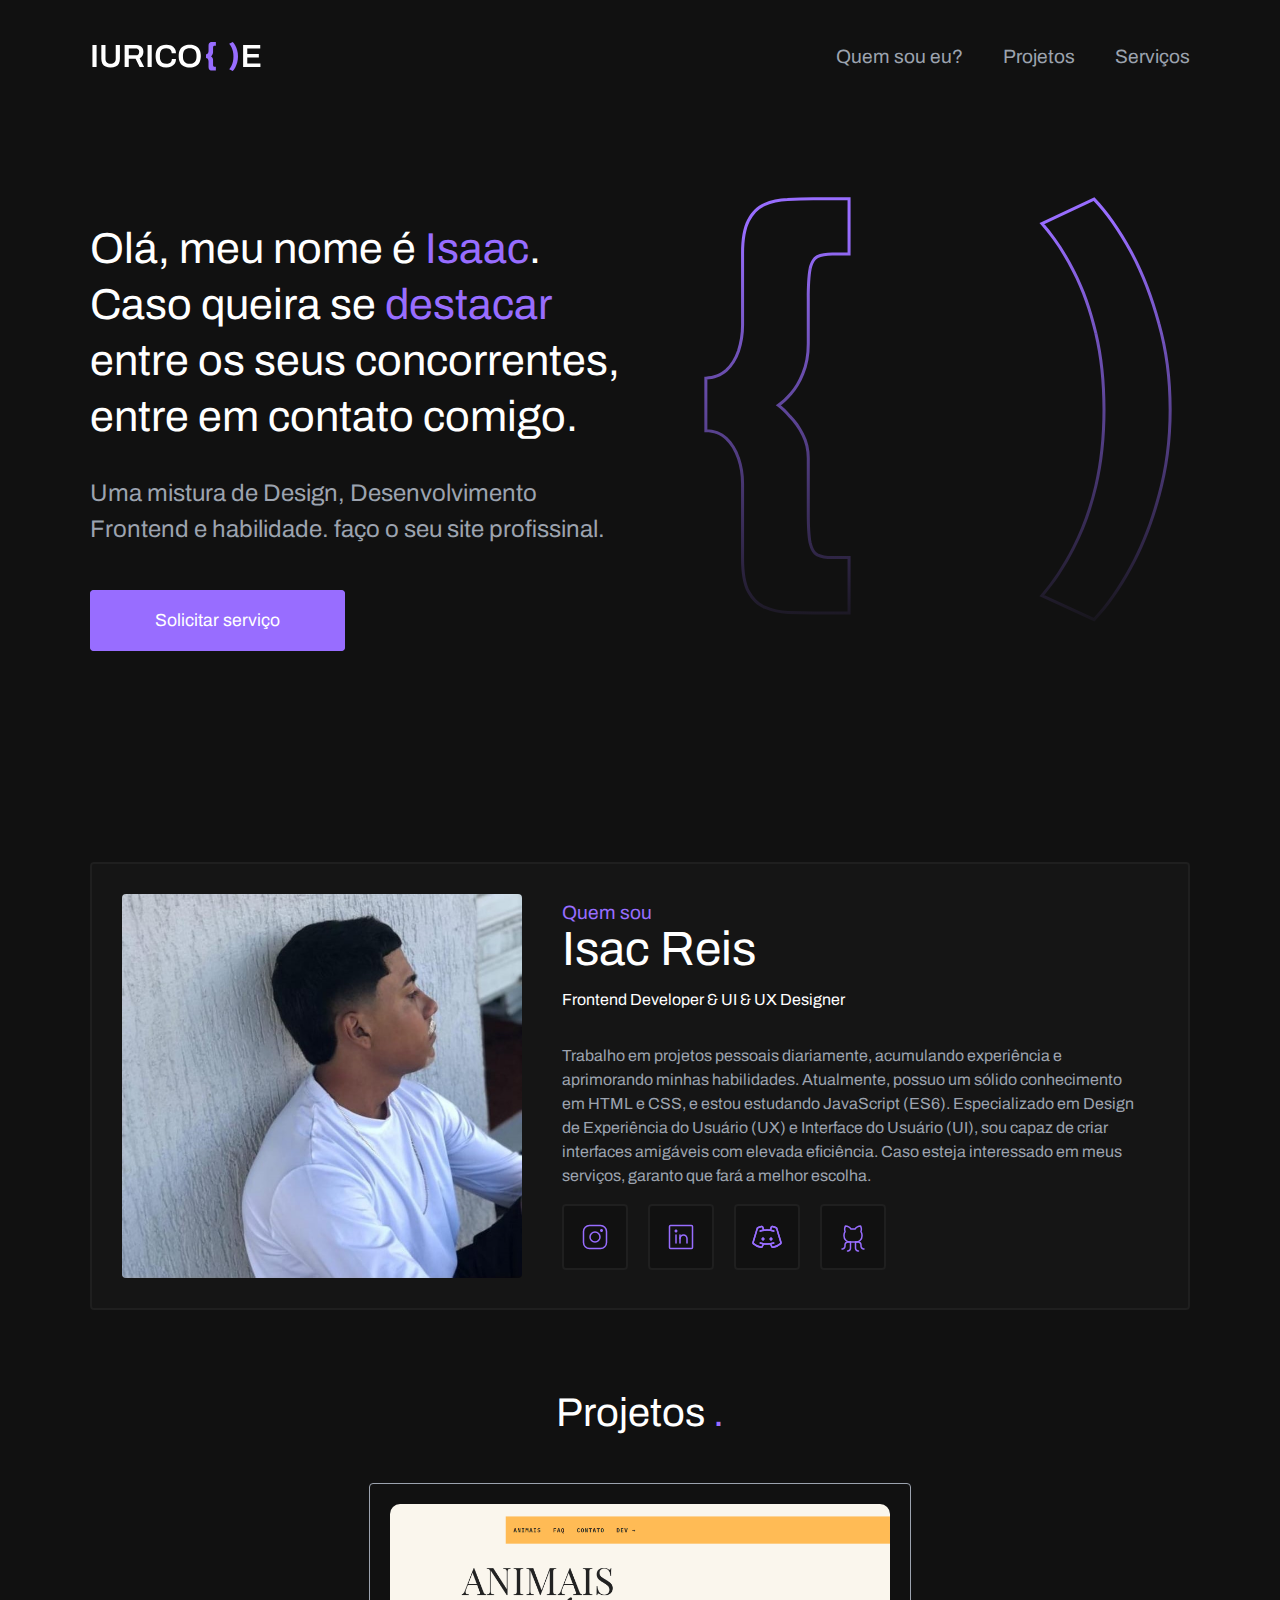
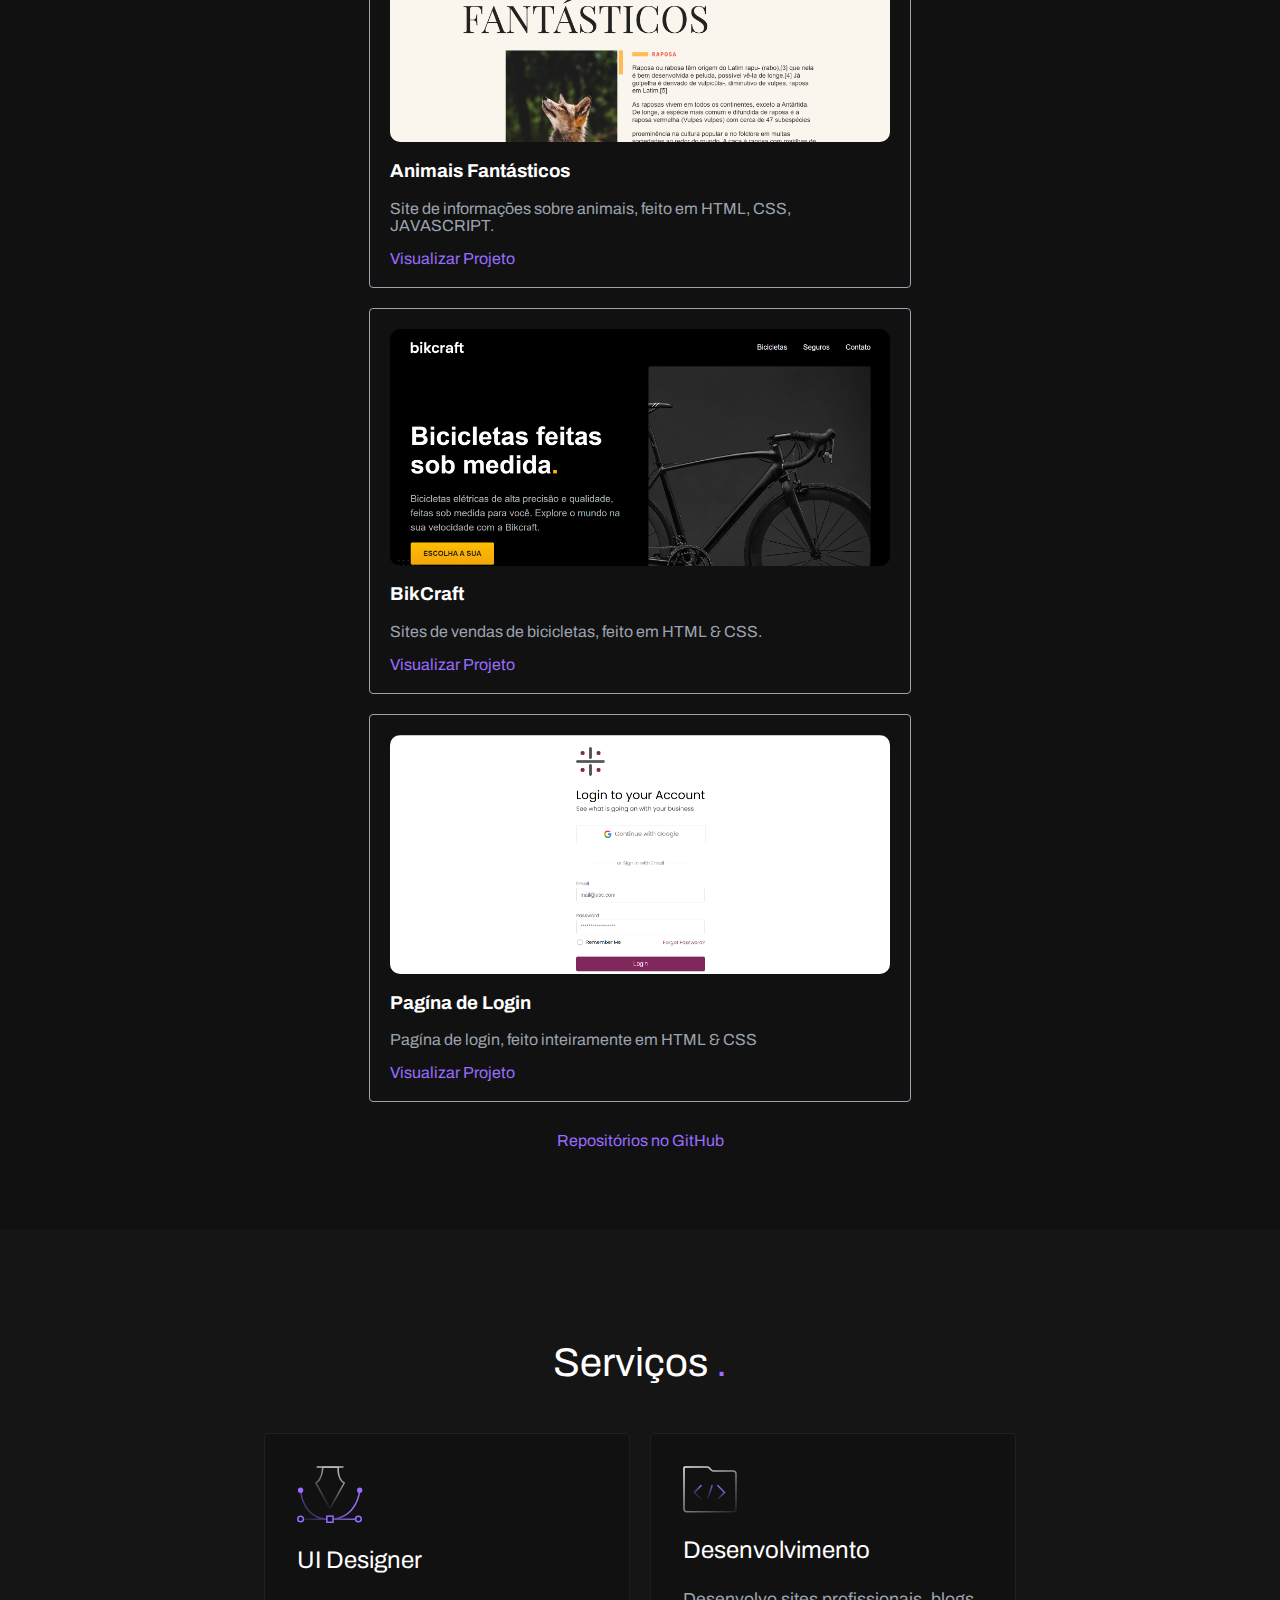
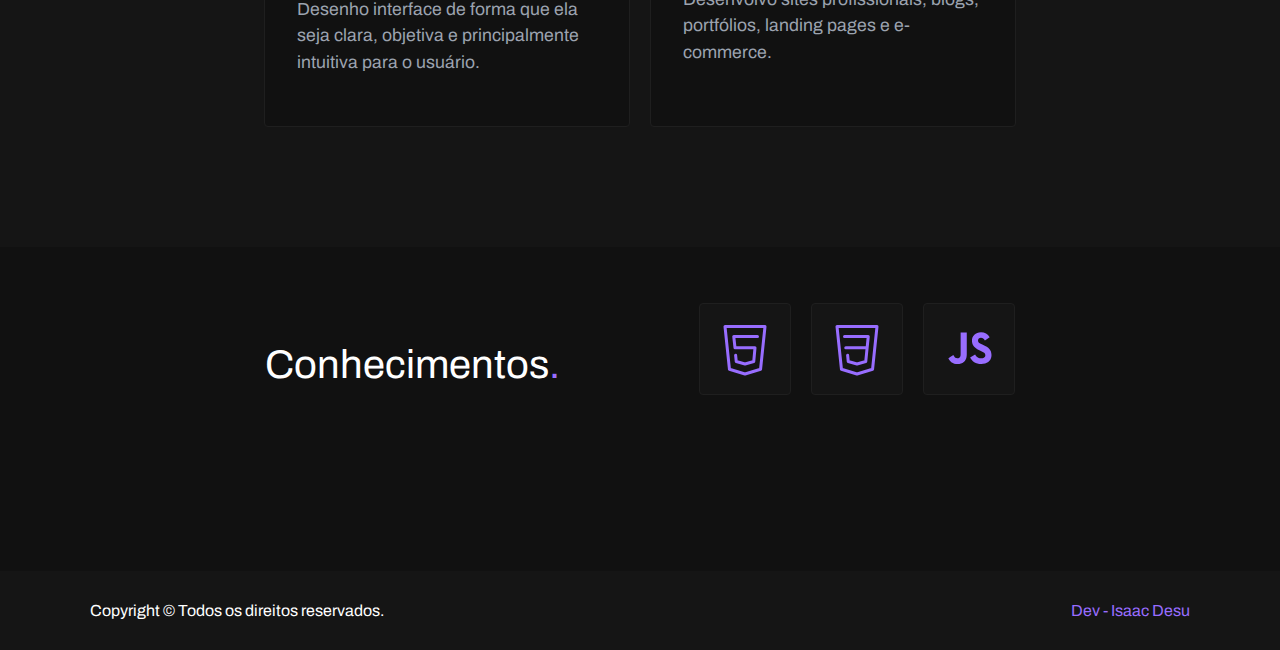
<file: index.html>
<!DOCTYPE html>
<html lang="pt-br">
<head>
    <meta charset="UTF-8">
    <meta name="viewport" content="width=device-width, initial-scale=1.0">
    <link rel="stylesheet" href="css/style.css">
    <title>IsacDesu - Portfólio</title>
</head>
<body>
    <header class="header">

        <nav class="header-container js-menu container">
            <img src="./img/logo.svg" alt="IRF">
            <ul class="menu-list">
                <li><a href="#quemsoueu">Quem sou eu?</a></li>
                <li><a href="#projetos">Projetos</a></li>
                <li><a href="#servicos">Serviços</a></li>
            </ul>
        </nav>

    </header>

    <main class="content container ">
        <section class="content-container container">
            <h1>Olá, meu nome é <span class="roxo">Isaac</span>. Caso queira se <span class="roxo">destacar</span> entre os seus concorrentes, entre em contato comigo<span class="">.</span></h1>
            <p>Uma mistura de Design, Desenvolvimento Frontend e habilidade. faço o seu site profissinal.</p>
            <a href="tel:73982549895" class="button">Solicitar serviço</a>
        </section>

        <section class="section-banner">
            <img src="./img/banner.svg" alt="banner">
        </section>
    </main>

    <section class="what-me" id="quemsoueu">
        <div class="what-me-cotainer container">
            <img class="me-img" src="./img/eu.jpg" alt="Eu">

            <div class="eu-info">
                <span>Quem sou</span>
                <h2>Isac Reis</h2>
                <p class="rule-1">Frontend Developer & UI & UX Designer</p>
                <p class="description-me">Trabalho em projetos pessoais diariamente, acumulando experiência e aprimorando minhas habilidades. Atualmente, possuo um sólido conhecimento em HTML e CSS, e estou estudando JavaScript (ES6). Especializado em Design de Experiência do Usuário (UX) e Interface do Usuário (UI), sou capaz de criar interfaces amigáveis com elevada eficiência. Caso esteja interessado em meus serviços, garanto que fará a melhor escolha.</p>
                <div class="redes-sociais">
                    <a href="https://www.instagram.com/isaac.desu_/"><img src="./img/instagram.svg" alt="instagram"></a>
                    <a href="https://www.linkedin.com/in/isaacdesuka/"><img src="./img/linkedin.svg" alt="linkedin"></a>
                    <a href="https://discord.gg/SGQSJVwH"><img src="./img/discord.svg" alt="discord"></a>
                    <a href="https://github.com/isaacferreiraa"><img src="./img/github.svg" alt="github"></a>
                </div>
            </div>
        </div>
    </section>

    <section class="projetos" id="projetos">
        <h2 class="subtitulo">Projetos<span class="roxo"> .</span></h2>
        <div class="container-projetos container">
            <div class="animais project">
                <img src="./img/animais2.PNG" alt="Animais">
                <h3>Animais Fantásticos</h3>
                <p>Site de informações sobre animais, feito em HTML, CSS, JAVASCRIPT.</p>
                <a href="https://animais-fantasticos-psi.vercel.app/" target="_blank">Visualizar Projeto</a>
            </div>
    
            <div class="bikcraft project">
                <img src="./img/bikcraft2.PNG" alt="bikcraft">
                <h3>BikCraft</h3>
                <p>Sites de vendas de bicicletas, feito em HTML & CSS.</p>
                <a href="https://bikcraft-xi-ruddy.vercel.app/" target="_blank">Visualizar Projeto</a>
            </div>
    
            <div class="login-page project">
                <img src="./img/login1.PNG" alt="login">
                <h3>Pagína de Login</h3>
                <p>Pagína de login, feito inteiramente em HTML & CSS</p>
                <a href="https://login-page-ivory-six.vercel.app/" target="_blank">Visualizar Projeto</a>
            </div>
        </div>
        <p class="repositorios"><a href="https://github.com/isaacferreiraa?tab=repositories">Repositórios no GitHub</a></p>
    </section>

    <section class="servicos" id="servicos">
        <h2 class="subtitulo">Serviços<span class="roxo"> .</span></h2>
        <div class="servicos-container container">

            <div class="servico-item">
                <img src="./img/icon-design.svg" alt="design">
                <h3>UI Designer</h3>
                <p>Desenho interface de forma que ela seja clara, objetiva e principalmente intuitiva para o usuário.</p>
            </div>

            <div class="servico-item">
                <img src="./img/icon-front.svg" alt="front">
                <h3>Desenvolvimento</h3>
                <p>Desenvolvo sites profissionais, blogs, portfólios, landing pages e e-commerce.</p>
            </div>
        </div>
    </section>

    <section class="conhecimento">
        <div class="conhecimento-info">
            <h2 class="subtitulo conhecimento-h2">Conhecimentos<span class="roxo">.</span></h2>
        </div>

        <dl class="tecnologias">
            <dt><img src="./img/html.svg" alt="html"></dt>
            <dt><img src="./img/css.svg" alt="css"></dt>
            <dt><img src="./img/javascript.svg" alt="javascript"></dt>
        </dl>
    </section>

    <footer class="footer">
        <div class="container footer-container">
            <p>Copyright © Todos os direitos reservados.</p>
            <p class="copy">Dev - Isaac Desu</p>
        </div>
    </footer>

    <script src="./js/script.js"></script>
</body>
</html>
</file>
<file: css/style.css>
@import url('https://fonts.googleapis.com/css2?family=Archivo:ital,wght@0,100..900;1,100..900&family=Poppins:ital,wght@0,100;0,200;0,300;0,400;0,500;0,600;0,700;0,800;0,900;1,100;1,200;1,300;1,400;1,500;1,600;1,700;1,800;1,900&family=Roboto:ital,wght@0,100;0,300;0,400;0,500;0,700;0,900;1,100;1,300;1,400;1,500;1,700;1,900&display=swap');

body {
    margin: 0;
    padding: 0;
    font-family: 'Archivo';
    box-sizing: border-box;
    background-color: #111111;
}

img {
    max-width: 100%;
    display: block;
}

.container {
    max-width: 1100px;
    margin: 0 auto;
}

.roxo {
    color: #986dff;
}

.header {
    background-color: #111;
    position: fixed;
    width: 100%;
}

.header-container {
    padding: 1.875rem 3.125rem;
    display: flex;
    flex-wrap: wrap;
    justify-content: space-between;
}

.menu-list {
    display: flex;
    flex-wrap: wrap;
    gap: 2.5rem;
    list-style: none;
}

.menu-list a {
    text-decoration: none;
    color: #9ca3af;
    font-size: 1.2rem;
    padding: .937rem 0;
}

.menu-list a:hover {
    color: #fff;
}


.content {
    display: flex;
    align-items: center;
    gap: 60px;
    padding-top: 120px;
}

.content-container {
    padding: 4.5rem 0;
}

.content-container h1 {
    font-size: 2.7rem;
    color: #fff;
    font-weight: normal;
    line-height: 1.3;
}

.content-container p {
    font-size: 1.5rem;
    color: #9ca3af;
    padding-bottom: 2.5rem;
    max-width: 50ch;
    line-height: 1.5;
}

.content-container a {
    text-decoration: none;
    color: #fff;
    background-color: #986dff;
    padding: 1.25rem 4rem;
    border-radius: .25rem;
    font-size: 1.1rem;
    border: 1px solid #986dff;
}

.content-container a:hover {
    background-color: transparent;
    border: 1px solid #986dff;
}

.section-banner img {
    max-width: 1200px;
}

.what-me {
    margin-top: 10rem;
}

.what-me-cotainer {
    display: flex;
    flex-wrap: wrap;
    gap: 2.5rem;
    align-items: center;
    background-color: #151515;
    border: .125rem solid #1f1f1f;
    border-radius: .25rem;
    padding: 1.875rem;
    box-sizing: border-box;
}

.me-img {
    width: 25rem;
    border-radius: .25rem;
}

.what-me-cotainer span {
    color: #986dff;
    font-size: 1.2rem;
    padding-bottom: 3rem;
}

.what-me-cotainer h2 {
    color: #fff;
    font-size: 3rem;
    font-weight: normal;
    margin: 0;
}

.rule-1 {
    color: #fff;
    padding-bottom: 20px;
}

.description-me {
    color: #9ca3af;
    line-height: 1.5;
    width: 65ch;
}

.redes-sociais {
    display: flex;
    flex-wrap: wrap;
    gap: 20px;
}

.redes-sociais img {
    background-color: #111;
    border: 2px solid#1f1f1f;
    border-radius: 4px;
    padding: 15px;
    cursor: pointer;
}

.redes-sociais img:hover {
    border-color: #986dff;
}

.subtitulo {
    text-align: center;
    padding: 3rem 0 1rem 0;
    color: #fff;
    font-size: 2.5rem;
    font-weight: normal;
}

.container-projetos {
    display: flex;
    gap: 20px;
    flex-wrap: wrap;
    justify-content: center;
    margin-bottom: 30px;
}

.container-projetos p {
    color: #9ca3af;
}

.container-projetos a {
    text-decoration: none;
}

.projetos {
    margin-bottom: 80px;
}


.project {
    padding: 1.25rem;
    color: #fff;
    cursor: pointer;
    width: 500px;
    border-radius: 4px;
    transition: .3s;
    border: 1px solid #9ca3af;
}

.project img {
    width: 100%;
    border-radius: 10px;
}

.project:hover {
    transform: scale(1.05);
}

.project a {
    color: #fff;
    color: #986dff;
}

.repositorios {
    text-align: center;
}

.repositorios a {
    text-decoration: none;
    color: #986dff;
}

.servicos {
    background-color: #151515;
    padding-top: 30px;
    padding-bottom: 120px;
}

.servicos-container {
    display: flex;
    flex-wrap: wrap;
    justify-content: center;
    gap: 20px;
}

.servico-item {
    width: 300px;
    background-color: #111;
    padding: 2rem;
    border: 1px solid #1f1f1f;
    border-radius: .25rem;
    transition: 1s;
}

.servico-item:hover {
    border-color: #986dff;
}

.servico-item h3 {
    color: #fff;
    font-weight: normal;
    font-size: 1.5rem;
}

.servico-item p {
    color: #9ca3af;
    max-width: 40ch;
    line-height: 1.5;
    font-size: 1.1rem;
}

.conhecimento {
    display: flex;
    flex-wrap: wrap;
    align-items: center;
    justify-content: space-between;
    max-width: 750px;
    margin: 40px auto;
    padding-bottom: 120px;
    box-sizing: border-box;
}

.conhecimento-h2 {
    text-align: center;
    color: #fff;
    font-size: 2.5rem;
    font-weight: normal;
}

.conhecimento-info p {
    color: #9ca3af;
}

.conhecimento-info h2 {
    margin: 0;
}

.tecnologias {
    display: flex;
    gap: 20px;
    flex-wrap: wrap;
}

.tecnologias img {
    background-color: #151515;
    border: 1px solid#1f1f1f;
    border-radius: 4px;
    padding: 15px;
    cursor: pointer;
    width: 60px;
    height: 60px;
    transition: 1s;
}

.tecnologias img:hover {
    border-color: #986dff;
}

.footer {
    background-color: #151515;
    padding: 15px;
}

.footer-container {
    display: flex;
    flex-wrap: wrap;
    justify-content: space-between;
    color: #fff;
}

.copy {
    color: #986dff;
}

body::-webkit-scrollbar {
    width: 8px;
}

body::-webkit-scrollbar-thumb {
    background-color: #986dff;
    border-radius: 10px;
}


@media (max-width: 800px) {
    .section-banner {
        display: none;
    }
    .header-container {
        justify-content: center;
        padding: .875rem 3rem;
    }
    .description-me {
        max-width: 38ch;
    }
    .content-container {
        width: 300px;
        text-align: center;
    }
    .content-container h1 {
        font-size: 2rem;
    }
    .content-container p {
        font-size: 1.1rem;
        max-width: 28ch;
    }
    .content-container a {
        padding: 17px 30px;
    }
    .me-img {
        width: 300px;
    }
    .project:hover {
        transform: scale(1);
    }
    .conhecimento {
        justify-content: center;
    }
    .tecnologias img:hover {
        border: none;
    }
    .container-projetos {
        width: 300px;
    }
    .project {
        justify-content: center;
    }
    .content-container a:hover {
        border: none;
        background-color: #986dff;
    }

    
}

dd {
    position: absolute;
}
</file>
